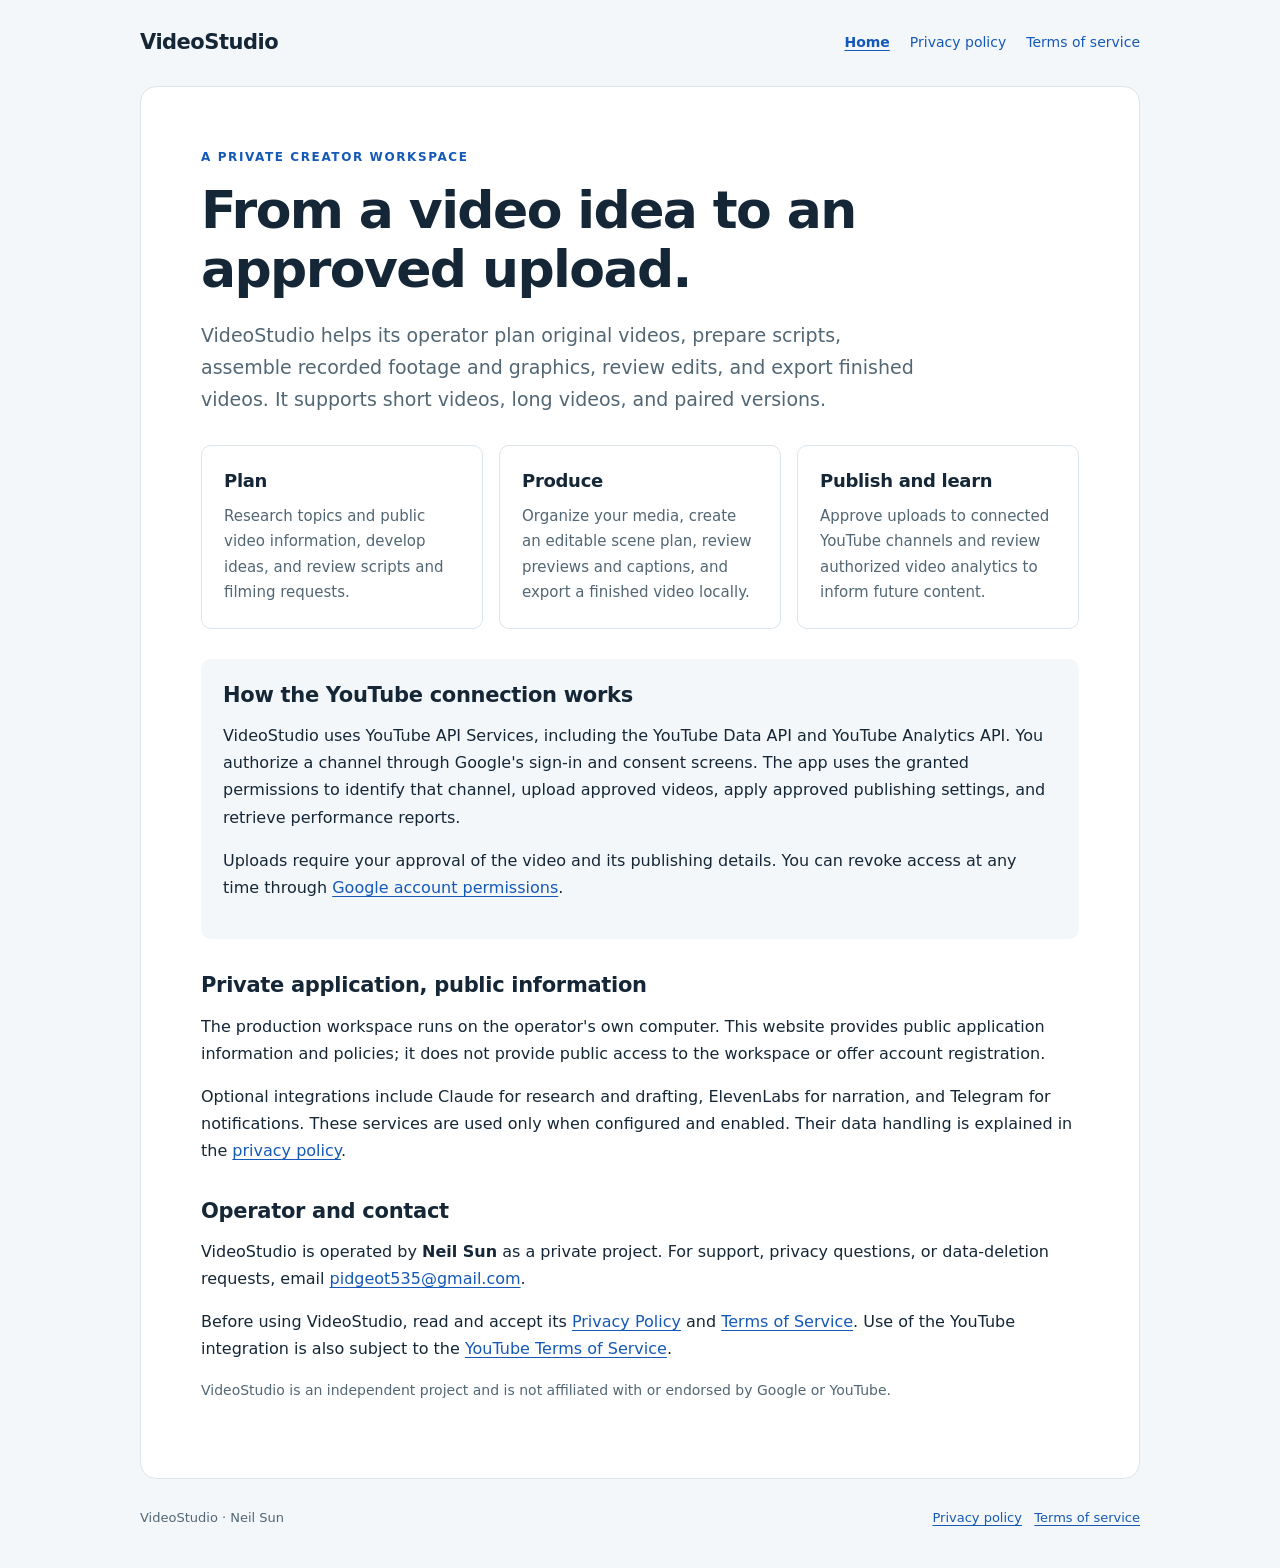
<file: index.html>
<!doctype html>
<html lang="en">
<head>
  <meta charset="utf-8">
  <meta name="viewport" content="width=device-width,initial-scale=1">
  <meta name="description" content="VideoStudio is a private video production workspace for planning, editing, exporting, and publishing original videos to authorized YouTube channels.">
  <title>VideoStudio | Video production workspace</title>
  <link rel="stylesheet" href="styles.css">
</head>
<body>
<a class="skip" href="#main">Skip to content</a>
<header><a class="brand" href="index.html">VideoStudio</a><nav aria-label="Main navigation"><a href="index.html" aria-current="page">Home</a><a href="privacy.html">Privacy policy</a><a href="terms.html">Terms of service</a></nav></header>
<main id="main">

<p class="eyebrow">A private creator workspace</p>
<h1>From a video idea to an approved upload.</h1>
<p class="lead">VideoStudio helps its operator plan original videos, prepare scripts, assemble recorded footage and graphics, review edits, and export finished videos. It supports short videos, long videos, and paired versions.</p>
<div class="grid">
  <section class="card"><h2>Plan</h2><p>Research topics and public video information, develop ideas, and review scripts and filming requests.</p></section>
  <section class="card"><h2>Produce</h2><p>Organize your media, create an editable scene plan, review previews and captions, and export a finished video locally.</p></section>
  <section class="card"><h2>Publish and learn</h2><p>Approve uploads to connected YouTube channels and review authorized video analytics to inform future content.</p></section>
</div>
<section class="panel"><h2>How the YouTube connection works</h2><p>VideoStudio uses YouTube API Services, including the YouTube Data API and YouTube Analytics API. You authorize a channel through Google's sign-in and consent screens. The app uses the granted permissions to identify that channel, upload approved videos, apply approved publishing settings, and retrieve performance reports.</p><p>Uploads require your approval of the video and its publishing details. You can revoke access at any time through <a href="https://security.google.com/settings/security/permissions">Google account permissions</a>.</p></section>
<h2>Private application, public information</h2>
<p>The production workspace runs on the operator's own computer. This website provides public application information and policies; it does not provide public access to the workspace or offer account registration.</p>
<p>Optional integrations include Claude for research and drafting, ElevenLabs for narration, and Telegram for notifications. These services are used only when configured and enabled. Their data handling is explained in the <a href="privacy.html">privacy policy</a>.</p>
<h2>Operator and contact</h2>
<p>VideoStudio is operated by <strong>Neil Sun</strong> as a private project. For support, privacy questions, or data-deletion requests, email <a class="contact" href="mailto:pidgeot535@gmail.com">pidgeot535@gmail.com</a>.</p>
<p>Before using VideoStudio, read and accept its <a href="privacy.html">Privacy Policy</a> and <a href="terms.html">Terms of Service</a>. Use of the YouTube integration is also subject to the <a href="https://www.youtube.com/t/terms">YouTube Terms of Service</a>.</p>
<p class="small">VideoStudio is an independent project and is not affiliated with or endorsed by Google or YouTube.</p>
</main>
<footer><p>VideoStudio &middot; Neil Sun</p><p><a href="privacy.html">Privacy policy</a> &nbsp; <a href="terms.html">Terms of service</a></p></footer>
</body></html>
</file>
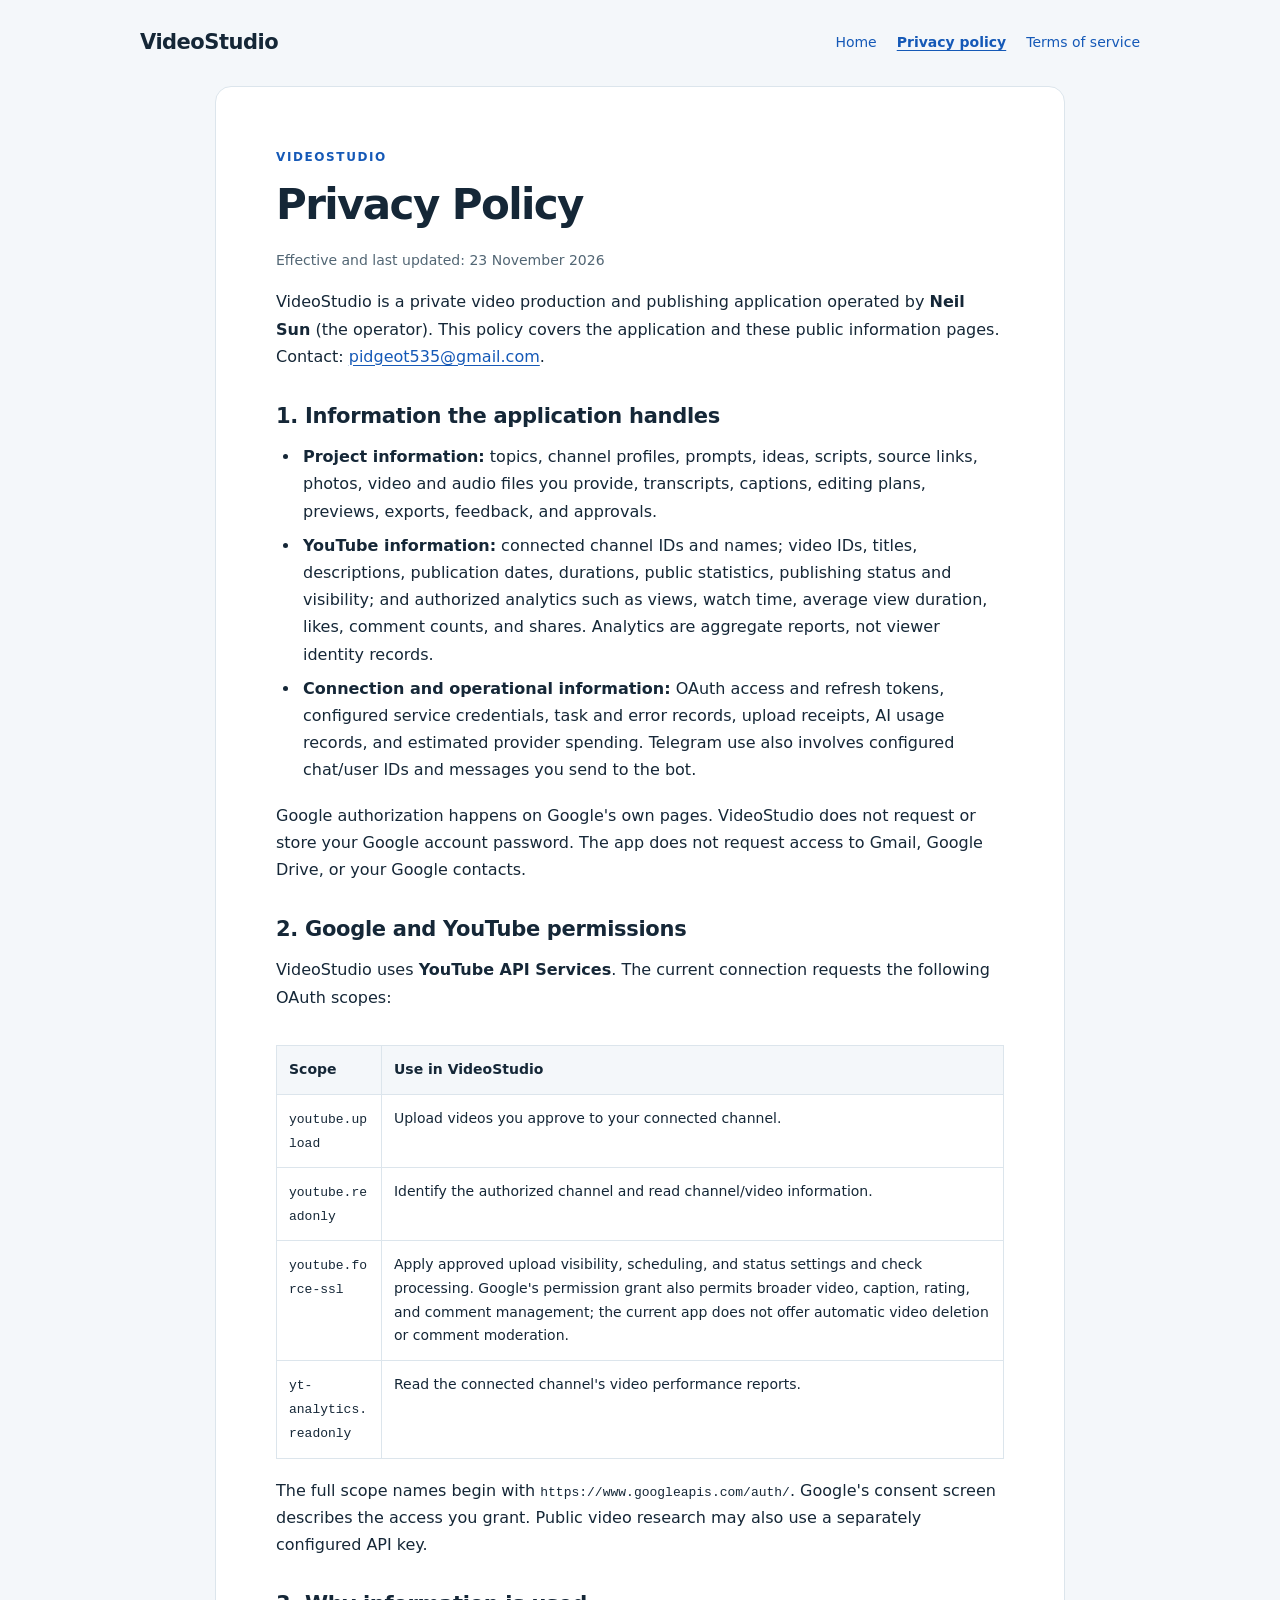
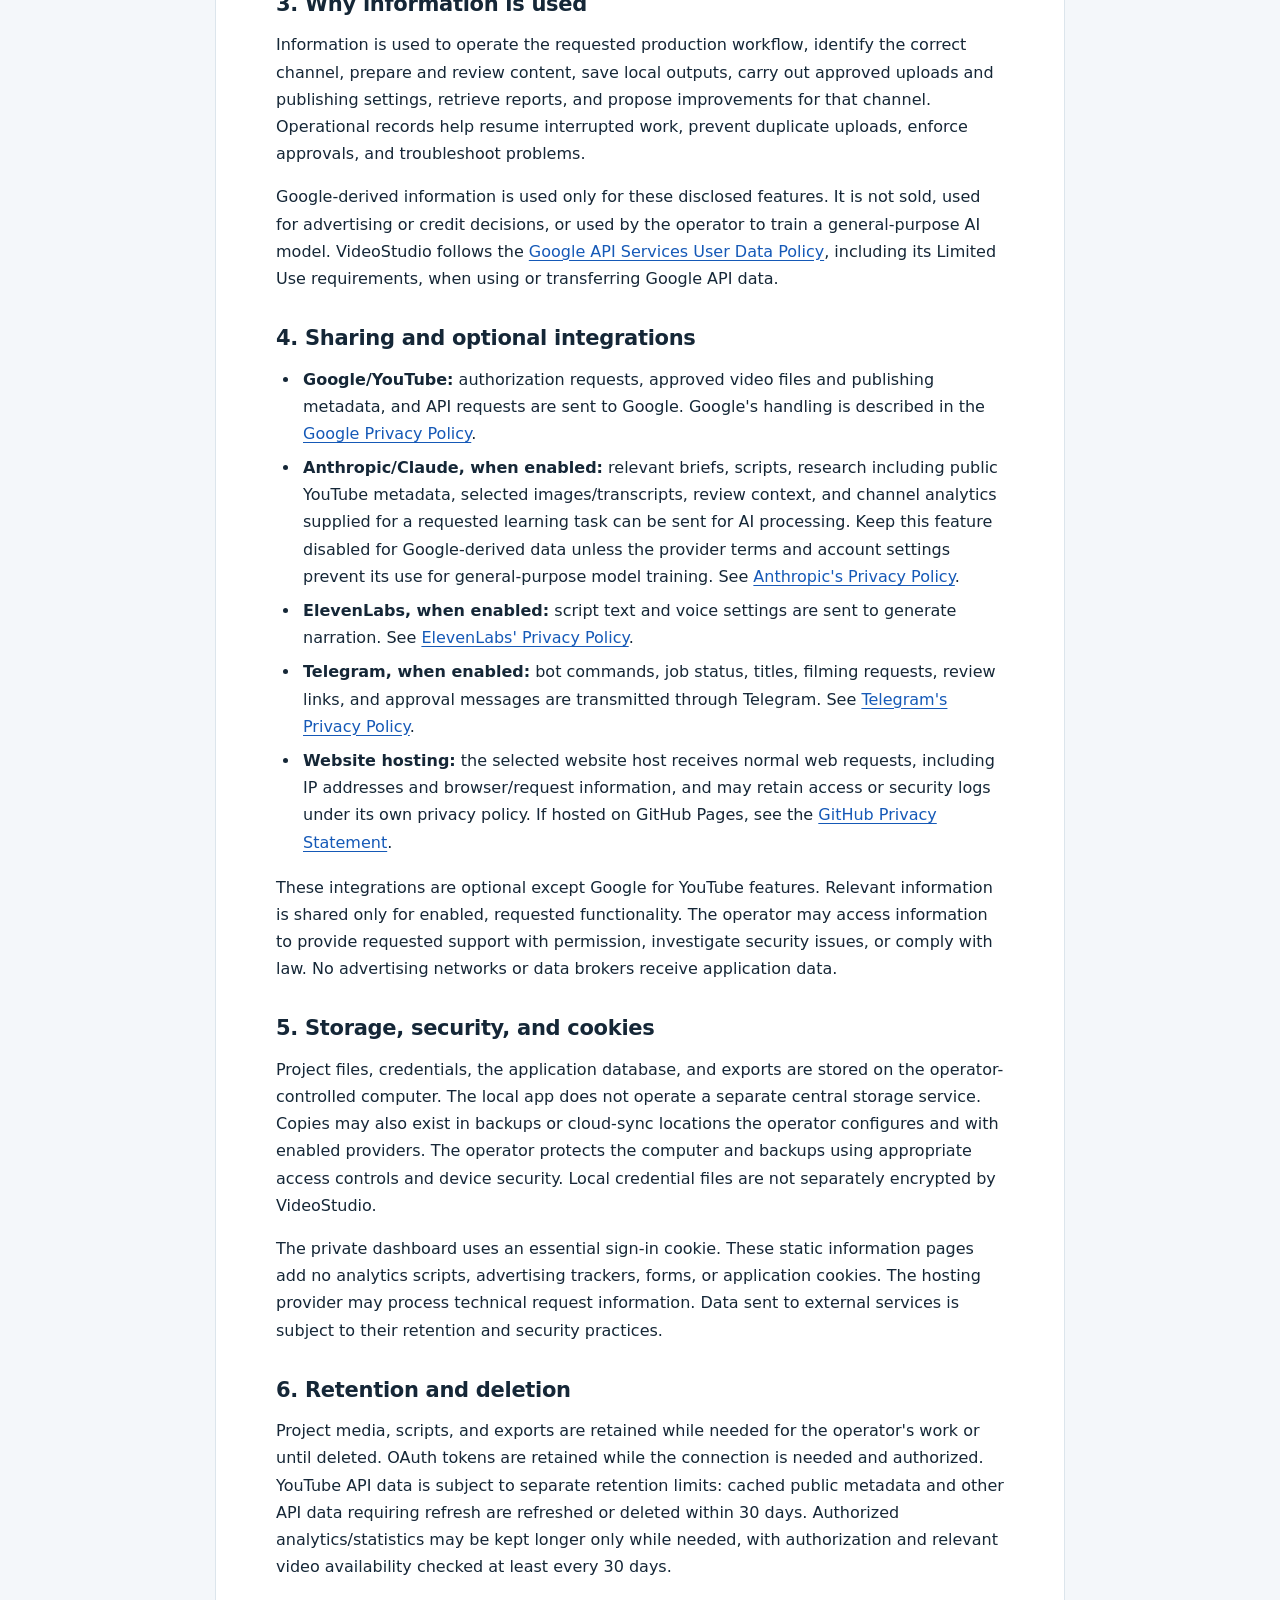
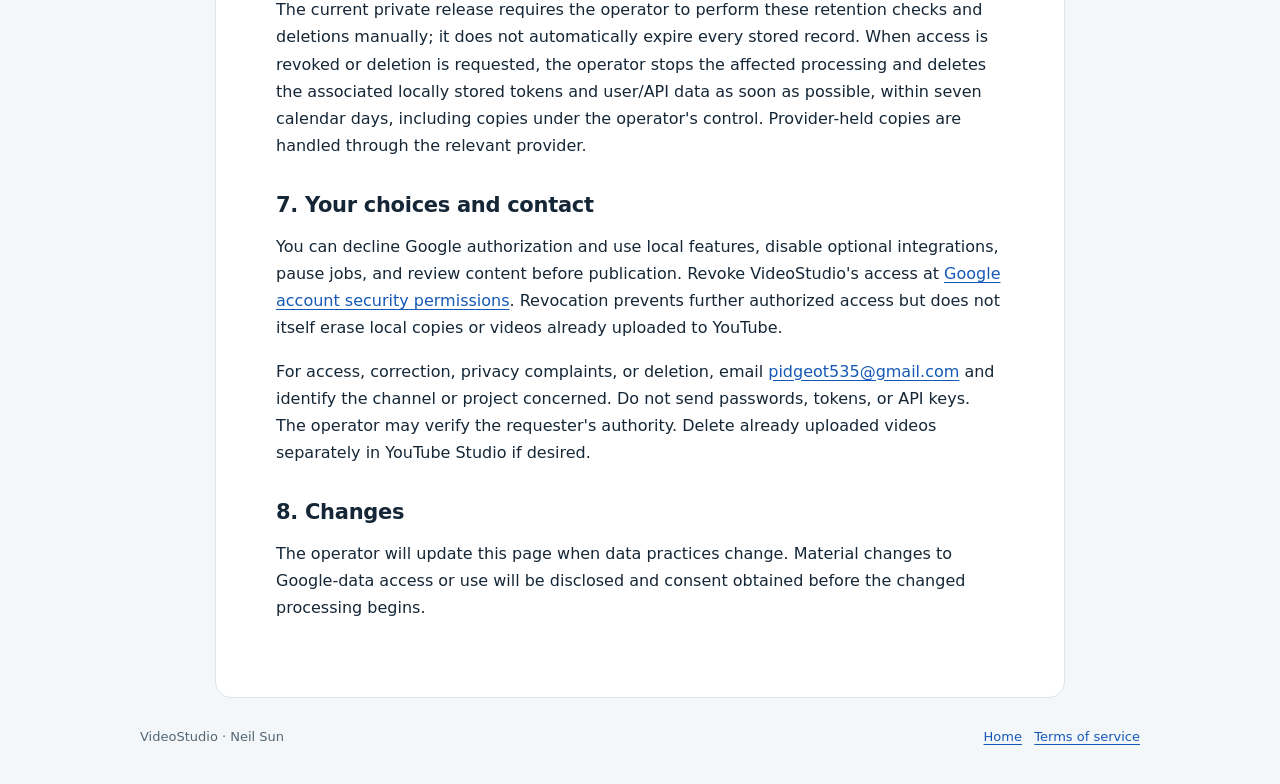
<file: privacy.html>
<!doctype html>
<html lang="en">
<head><meta charset="utf-8"><meta name="viewport" content="width=device-width,initial-scale=1"><meta name="description" content="How VideoStudio accesses, uses, stores, and shares data, and how to revoke access or request deletion."><title>Privacy Policy | VideoStudio</title><link rel="stylesheet" href="styles.css"></head>
<body>
<a class="skip" href="#main">Skip to content</a>
<header><a class="brand" href="index.html">VideoStudio</a><nav aria-label="Main navigation"><a href="index.html">Home</a><a href="privacy.html" aria-current="page">Privacy policy</a><a href="terms.html">Terms of service</a></nav></header>
<main id="main" class="policy">

<p class="eyebrow">VideoStudio</p><h1>Privacy Policy</h1><p class="meta">Effective and last updated: 23 November 2026</p>
<p>VideoStudio is a private video production and publishing application operated by <strong>Neil Sun</strong> (the operator). This policy covers the application and these public information pages. Contact: <a class="contact" href="mailto:pidgeot535@gmail.com">pidgeot535@gmail.com</a>.</p>
<h2>1. Information the application handles</h2>
<ul>
<li><strong>Project information:</strong> topics, channel profiles, prompts, ideas, scripts, source links, photos, video and audio files you provide, transcripts, captions, editing plans, previews, exports, feedback, and approvals.</li>
<li><strong>YouTube information:</strong> connected channel IDs and names; video IDs, titles, descriptions, publication dates, durations, public statistics, publishing status and visibility; and authorized analytics such as views, watch time, average view duration, likes, comment counts, and shares. Analytics are aggregate reports, not viewer identity records.</li>
<li><strong>Connection and operational information:</strong> OAuth access and refresh tokens, configured service credentials, task and error records, upload receipts, AI usage records, and estimated provider spending. Telegram use also involves configured chat/user IDs and messages you send to the bot.</li>
</ul>
<p>Google authorization happens on Google's own pages. VideoStudio does not request or store your Google account password. The app does not request access to Gmail, Google Drive, or your Google contacts.</p>
<h2>2. Google and YouTube permissions</h2>
<p>VideoStudio uses <strong>YouTube API Services</strong>. The current connection requests the following OAuth scopes:</p>
<div class="table-wrap"><table><thead><tr><th scope="col">Scope</th><th scope="col">Use in VideoStudio</th></tr></thead><tbody>
<tr><td><code>youtube.upload</code></td><td>Upload videos you approve to your connected channel.</td></tr>
<tr><td><code>youtube.readonly</code></td><td>Identify the authorized channel and read channel/video information.</td></tr>
<tr><td><code>youtube.force-ssl</code></td><td>Apply approved upload visibility, scheduling, and status settings and check processing. Google's permission grant also permits broader video, caption, rating, and comment management; the current app does not offer automatic video deletion or comment moderation.</td></tr>
<tr><td><code>yt-analytics.readonly</code></td><td>Read the connected channel's video performance reports.</td></tr>
</tbody></table></div>
<p>The full scope names begin with <code>https://www.googleapis.com/auth/</code>. Google's consent screen describes the access you grant. Public video research may also use a separately configured API key.</p>
<h2>3. Why information is used</h2>
<p>Information is used to operate the requested production workflow, identify the correct channel, prepare and review content, save local outputs, carry out approved uploads and publishing settings, retrieve reports, and propose improvements for that channel. Operational records help resume interrupted work, prevent duplicate uploads, enforce approvals, and troubleshoot problems.</p>
<p>Google-derived information is used only for these disclosed features. It is not sold, used for advertising or credit decisions, or used by the operator to train a general-purpose AI model. VideoStudio follows the <a href="https://developers.google.com/terms/api-services-user-data-policy">Google API Services User Data Policy</a>, including its Limited Use requirements, when using or transferring Google API data.</p>
<h2>4. Sharing and optional integrations</h2>
<ul>
<li><strong>Google/YouTube:</strong> authorization requests, approved video files and publishing metadata, and API requests are sent to Google. Google's handling is described in the <a href="https://policies.google.com/privacy">Google Privacy Policy</a>.</li>
<li><strong>Anthropic/Claude, when enabled:</strong> relevant briefs, scripts, research including public YouTube metadata, selected images/transcripts, review context, and channel analytics supplied for a requested learning task can be sent for AI processing. Keep this feature disabled for Google-derived data unless the provider terms and account settings prevent its use for general-purpose model training. See <a href="https://www.anthropic.com/legal/privacy">Anthropic's Privacy Policy</a>.</li>
<li><strong>ElevenLabs, when enabled:</strong> script text and voice settings are sent to generate narration. See <a href="https://elevenlabs.io/privacy-policy">ElevenLabs' Privacy Policy</a>.</li>
<li><strong>Telegram, when enabled:</strong> bot commands, job status, titles, filming requests, review links, and approval messages are transmitted through Telegram. See <a href="https://telegram.org/privacy">Telegram's Privacy Policy</a>.</li>
<li><strong>Website hosting:</strong> the selected website host receives normal web requests, including IP addresses and browser/request information, and may retain access or security logs under its own privacy policy. If hosted on GitHub Pages, see the <a href="https://docs.github.com/en/site-policy/privacy-policies/github-general-privacy-statement">GitHub Privacy Statement</a>.</li>
</ul>
<p>These integrations are optional except Google for YouTube features. Relevant information is shared only for enabled, requested functionality. The operator may access information to provide requested support with permission, investigate security issues, or comply with law. No advertising networks or data brokers receive application data.</p>
<h2>5. Storage, security, and cookies</h2>
<p>Project files, credentials, the application database, and exports are stored on the operator-controlled computer. The local app does not operate a separate central storage service. Copies may also exist in backups or cloud-sync locations the operator configures and with enabled providers. The operator protects the computer and backups using appropriate access controls and device security. Local credential files are not separately encrypted by VideoStudio.</p>
<p>The private dashboard uses an essential sign-in cookie. These static information pages add no analytics scripts, advertising trackers, forms, or application cookies. The hosting provider may process technical request information. Data sent to external services is subject to their retention and security practices.</p>
<h2>6. Retention and deletion</h2>
<p>Project media, scripts, and exports are retained while needed for the operator's work or until deleted. OAuth tokens are retained while the connection is needed and authorized. YouTube API data is subject to separate retention limits: cached public metadata and other API data requiring refresh are refreshed or deleted within 30 days. Authorized analytics/statistics may be kept longer only while needed, with authorization and relevant video availability checked at least every 30 days.</p>
<p>The current private release requires the operator to perform these retention checks and deletions manually; it does not automatically expire every stored record. When access is revoked or deletion is requested, the operator stops the affected processing and deletes the associated locally stored tokens and user/API data as soon as possible, within seven calendar days, including copies under the operator's control. Provider-held copies are handled through the relevant provider.</p>
<h2>7. Your choices and contact</h2>
<p>You can decline Google authorization and use local features, disable optional integrations, pause jobs, and review content before publication. Revoke VideoStudio's access at <a href="https://security.google.com/settings/security/permissions">Google account security permissions</a>. Revocation prevents further authorized access but does not itself erase local copies or videos already uploaded to YouTube.</p>
<p>For access, correction, privacy complaints, or deletion, email <a class="contact" href="mailto:pidgeot535@gmail.com">pidgeot535@gmail.com</a> and identify the channel or project concerned. Do not send passwords, tokens, or API keys. The operator may verify the requester's authority. Delete already uploaded videos separately in YouTube Studio if desired.</p>
<h2>8. Changes</h2>
<p>The operator will update this page when data practices change. Material changes to Google-data access or use will be disclosed and consent obtained before the changed processing begins.</p>
</main>
<footer><p>VideoStudio &middot; Neil Sun</p><p><a href="index.html">Home</a> &nbsp; <a href="terms.html">Terms of service</a></p></footer>
</body></html>
</file>
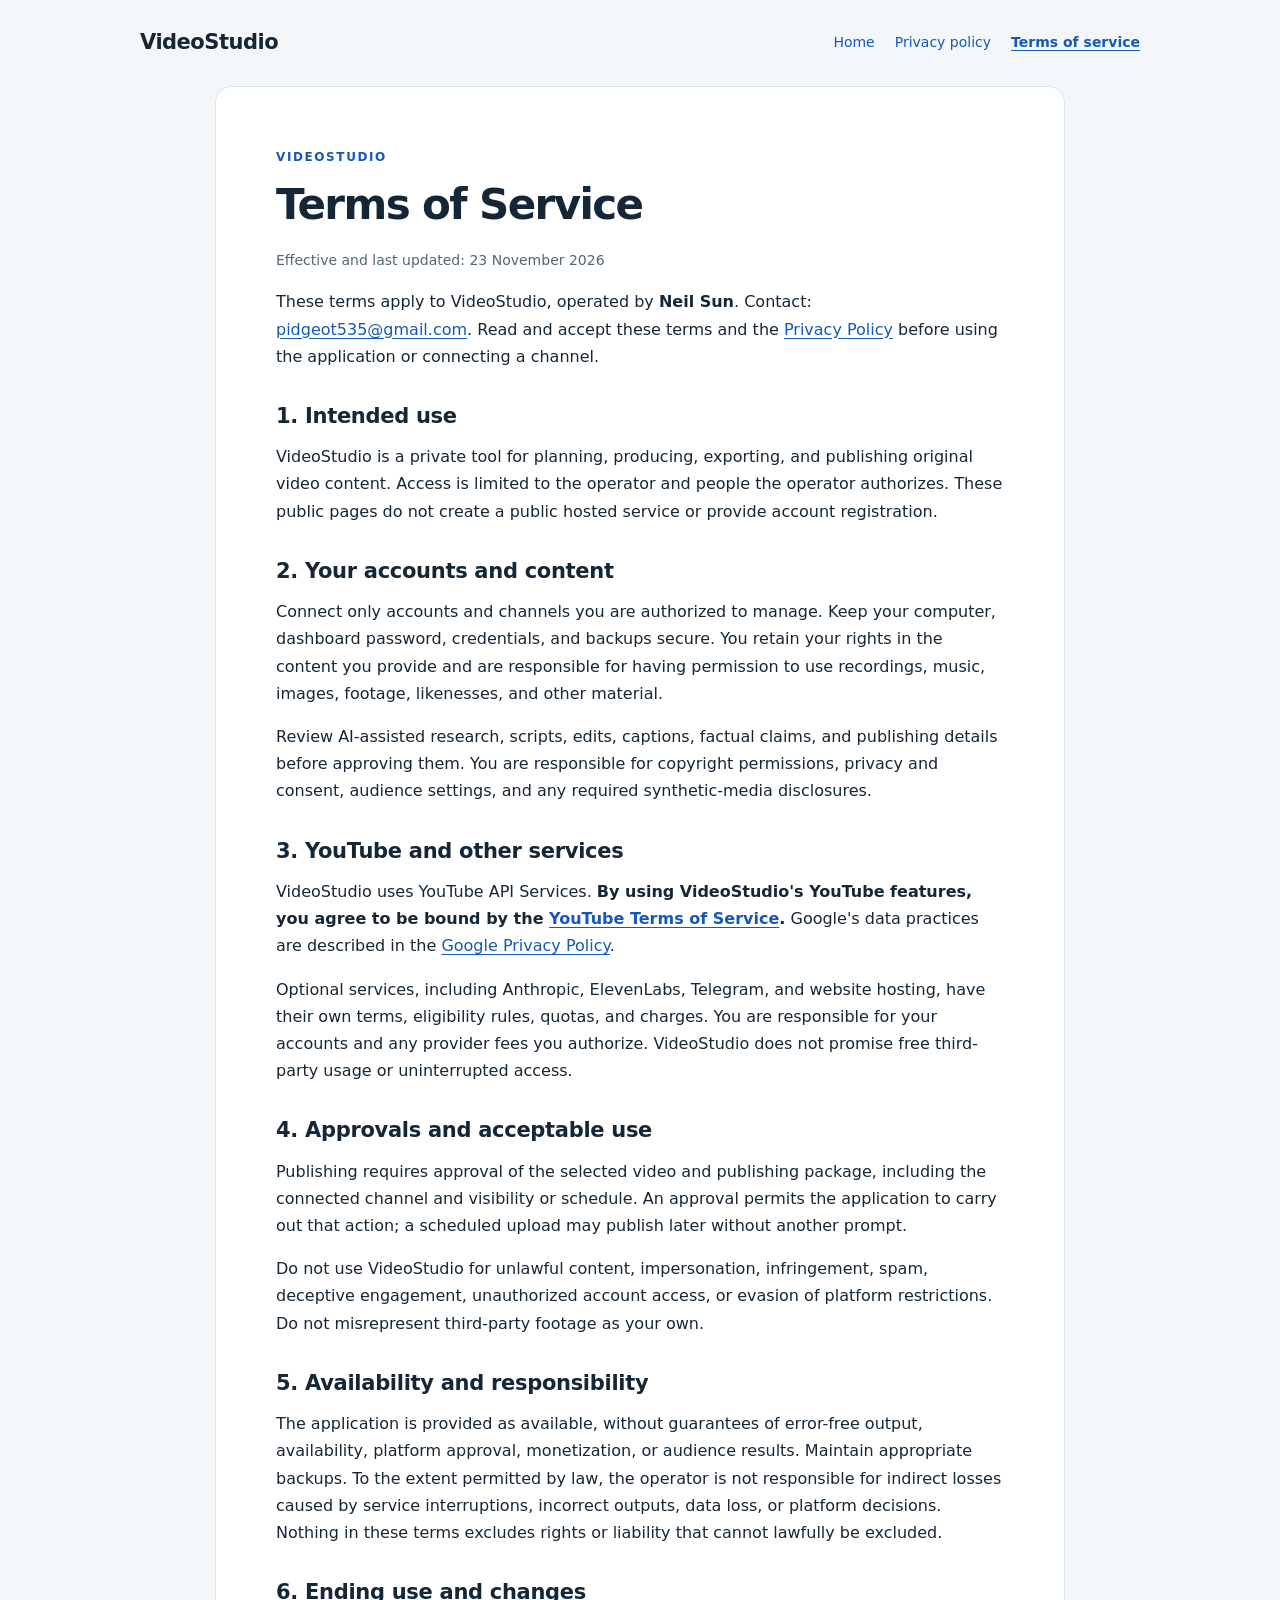
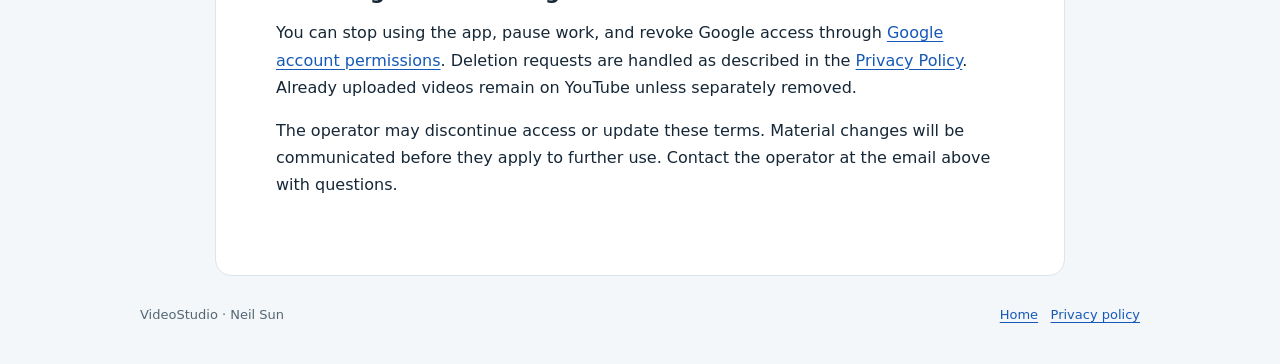
<file: terms.html>
<!doctype html>
<html lang="en">
<head><meta charset="utf-8"><meta name="viewport" content="width=device-width,initial-scale=1"><meta name="description" content="Terms for using VideoStudio, its optional integrations, and its YouTube publishing features."><title>Terms of Service | VideoStudio</title><link rel="stylesheet" href="styles.css"></head>
<body>
<a class="skip" href="#main">Skip to content</a>
<header><a class="brand" href="index.html">VideoStudio</a><nav aria-label="Main navigation"><a href="index.html">Home</a><a href="privacy.html">Privacy policy</a><a href="terms.html" aria-current="page">Terms of service</a></nav></header>
<main id="main" class="policy">

<p class="eyebrow">VideoStudio</p><h1>Terms of Service</h1><p class="meta">Effective and last updated: 23 November 2026</p>
<p>These terms apply to VideoStudio, operated by <strong>Neil Sun</strong>. Contact: <a class="contact" href="mailto:pidgeot535@gmail.com">pidgeot535@gmail.com</a>. Read and accept these terms and the <a href="privacy.html">Privacy Policy</a> before using the application or connecting a channel.</p>
<h2>1. Intended use</h2>
<p>VideoStudio is a private tool for planning, producing, exporting, and publishing original video content. Access is limited to the operator and people the operator authorizes. These public pages do not create a public hosted service or provide account registration.</p>
<h2>2. Your accounts and content</h2>
<p>Connect only accounts and channels you are authorized to manage. Keep your computer, dashboard password, credentials, and backups secure. You retain your rights in the content you provide and are responsible for having permission to use recordings, music, images, footage, likenesses, and other material.</p>
<p>Review AI-assisted research, scripts, edits, captions, factual claims, and publishing details before approving them. You are responsible for copyright permissions, privacy and consent, audience settings, and any required synthetic-media disclosures.</p>
<h2>3. YouTube and other services</h2>
<p>VideoStudio uses YouTube API Services. <strong>By using VideoStudio's YouTube features, you agree to be bound by the <a href="https://www.youtube.com/t/terms">YouTube Terms of Service</a>.</strong> Google's data practices are described in the <a href="https://policies.google.com/privacy">Google Privacy Policy</a>.</p>
<p>Optional services, including Anthropic, ElevenLabs, Telegram, and website hosting, have their own terms, eligibility rules, quotas, and charges. You are responsible for your accounts and any provider fees you authorize. VideoStudio does not promise free third-party usage or uninterrupted access.</p>
<h2>4. Approvals and acceptable use</h2>
<p>Publishing requires approval of the selected video and publishing package, including the connected channel and visibility or schedule. An approval permits the application to carry out that action; a scheduled upload may publish later without another prompt.</p>
<p>Do not use VideoStudio for unlawful content, impersonation, infringement, spam, deceptive engagement, unauthorized account access, or evasion of platform restrictions. Do not misrepresent third-party footage as your own.</p>
<h2>5. Availability and responsibility</h2>
<p>The application is provided as available, without guarantees of error-free output, availability, platform approval, monetization, or audience results. Maintain appropriate backups. To the extent permitted by law, the operator is not responsible for indirect losses caused by service interruptions, incorrect outputs, data loss, or platform decisions. Nothing in these terms excludes rights or liability that cannot lawfully be excluded.</p>
<h2>6. Ending use and changes</h2>
<p>You can stop using the app, pause work, and revoke Google access through <a href="https://security.google.com/settings/security/permissions">Google account permissions</a>. Deletion requests are handled as described in the <a href="privacy.html">Privacy Policy</a>. Already uploaded videos remain on YouTube unless separately removed.</p>
<p>The operator may discontinue access or update these terms. Material changes will be communicated before they apply to further use. Contact the operator at the email above with questions.</p>
</main>
<footer><p>VideoStudio &middot; Neil Sun</p><p><a href="index.html">Home</a> &nbsp; <a href="privacy.html">Privacy policy</a></p></footer>
</body></html>
</file>
<file: styles.css>
:root{color-scheme:light;--ink:#152737;--muted:#526674;--blue:#1559b7;--line:#dce5ec;--paper:#fff;--wash:#f4f7fa}*{box-sizing:border-box}body{margin:0;font:16px/1.7 system-ui,-apple-system,BlinkMacSystemFont,"Segoe UI",sans-serif;color:var(--ink);background:var(--wash)}a{color:var(--blue);text-underline-offset:3px}a:hover{text-decoration-thickness:2px}a:focus-visible{outline:3px solid #e3a52b;outline-offset:4px}header,main,footer{width:min(100% - 40px,1000px);margin:auto}header{padding:25px 0;display:flex;align-items:center;justify-content:space-between;gap:20px;flex-wrap:wrap}.brand{font-size:21px;font-weight:750;color:var(--ink);text-decoration:none;letter-spacing:-.5px}nav{display:flex;gap:20px;flex-wrap:wrap}nav a{font-size:14px;text-decoration:none}nav a[aria-current=page]{font-weight:750;text-decoration:underline}main{background:var(--paper);border:1px solid var(--line);border-radius:16px;padding:clamp(24px,5vw,60px)}.eyebrow{text-transform:uppercase;letter-spacing:1.6px;font-size:12px;font-weight:750;color:var(--blue);margin:0 0 14px}h1{font-size:clamp(32px,6vw,52px);line-height:1.13;letter-spacing:-1.6px;margin:0 0 20px;max-width:750px}h2{font-size:21px;line-height:1.4;margin:32px 0 12px;letter-spacing:-.3px}h3{font-size:17px;margin:20px 0 8px}p{margin:0 0 16px}.lead{font-size:19px;color:var(--muted);max-width:730px}.meta,.small{font-size:14px;color:var(--muted)}.notice{padding:16px 20px;border:1px solid #e3bd60;background:#fffaeb;border-radius:8px;margin:0 0 28px}.grid{display:grid;grid-template-columns:repeat(3,1fr);gap:16px;margin:30px 0}.card{border:1px solid var(--line);border-radius:10px;padding:22px}.card h2{margin:0 0 10px;font-size:18px}.card p{font-size:15px;margin:0;color:var(--muted)}.panel{padding:22px;background:var(--wash);border-radius:10px;margin:26px 0}.panel h2{margin-top:0}ul,ol{padding-left:24px;margin:10px 0 18px}li{padding-left:3px;margin:7px 0}.table-wrap{overflow-x:auto}table{width:100%;border-collapse:collapse;margin:18px 0;font-size:14px}th,td{text-align:left;vertical-align:top;border:1px solid var(--line);padding:12px}th{background:var(--wash)}code{font-size:13px;overflow-wrap:anywhere}footer{padding:28px 0 38px;font-size:13px;color:var(--muted);display:flex;justify-content:space-between;gap:20px;flex-wrap:wrap}footer p{margin:0}.policy{max-width:850px}.policy h1{font-size:clamp(32px,5vw,42px)}.skip{position:absolute;left:-9999px}.skip:focus{left:20px;top:12px;background:#fff;padding:12px;z-index:10}.contact{overflow-wrap:anywhere}@media(max-width:650px){.grid{grid-template-columns:1fr}nav{gap:14px}header,main,footer{width:calc(100% - 28px)}header{padding:20px 0}main{border-radius:12px}h1{letter-spacing:-1px}.lead{font-size:17px}}@media print{body,main{background:#fff}main{border:0;padding:0}header,footer{width:100%}nav,.skip,.notice{display:none}a{color:inherit}.grid{display:block}.card{margin:12px 0}}
</file>
